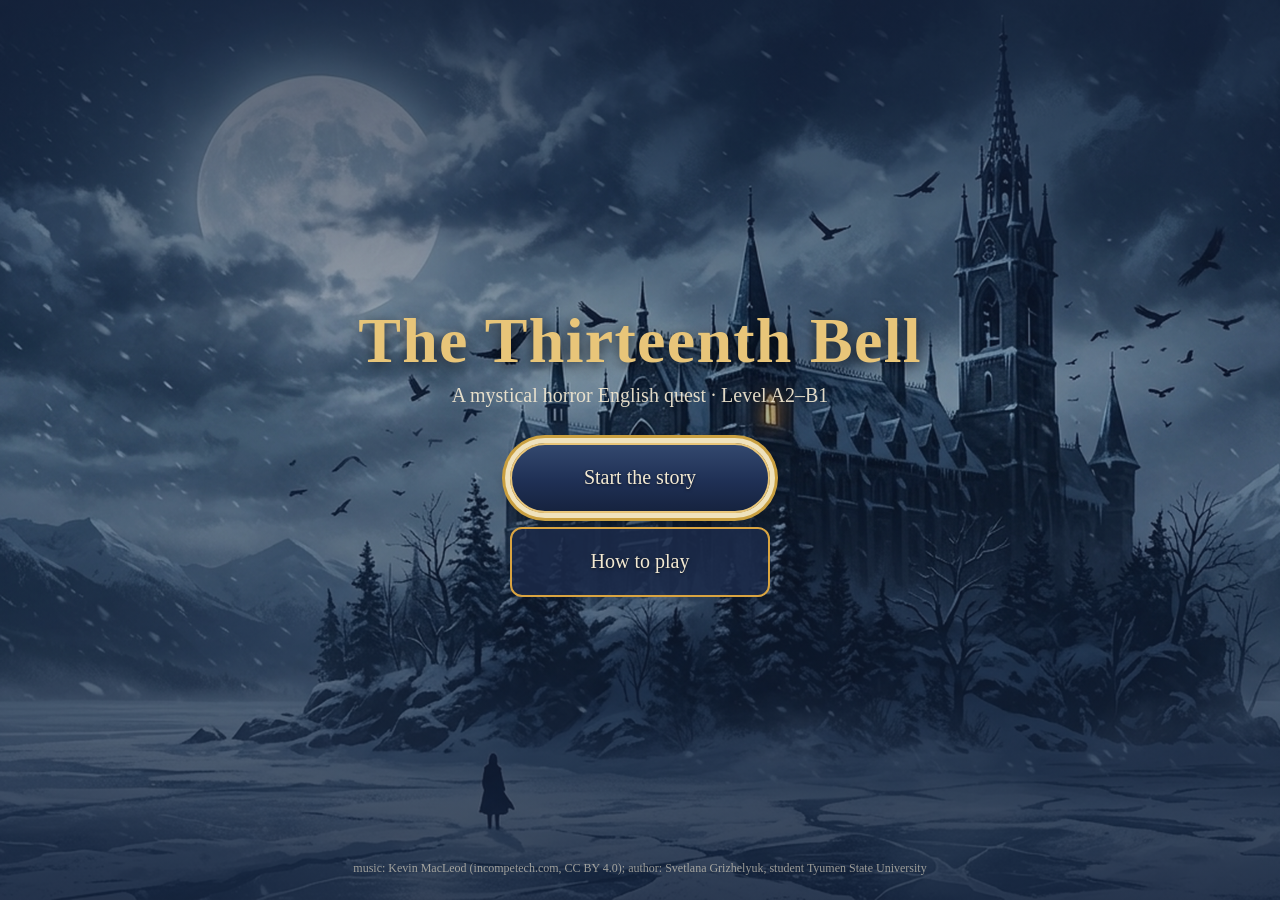
<file: index.html>
<!DOCTYPE html>
<html lang="en">
<head>
<meta charset="UTF-8">
<meta name="viewport" content="width=device-width, initial-scale=1.0">
<title>The Thirteenth Bell — mystical horror English quest</title>
<link rel="icon" href="assets/UI_logo_emblem.png">
<link rel="stylesheet" href="style.css?v=6">
</head>
<body>

<!-- ===== Title screen ===== -->
<section id="titleScreen" class="screen">
  <img class="bg-img" src="assets/SC_title.png" alt="">
  <div class="title-overlay">
    <h1>The Thirteenth Bell</h1>
    <p class="subtitle">A mystical horror English quest · Level A2–B1</p>
    <div class="title-buttons">
      <button id="btnStart" class="big-btn">Start the story</button>
      <button id="btnContinue" class="big-btn ghost" hidden>Continue</button>
      <button id="btnAbout" class="big-btn ghost">How to play</button>
    </div>
    <p class="credits">music: Kevin MacLeod (incompetech.com, CC BY 4.0); author: Svetlana Grizhelyuk, student Tyumen State University</p>
  </div>
</section>

<!-- ===== Game screen ===== -->
<section id="gameScreen" class="screen" hidden>
  <div id="bgLayer">
    <img id="bg" alt="">
    <div id="hotspots"></div>
  </div>
  <div id="sprites"></div>

  <header id="topbar">
    <button id="btnHome" class="icon-btn" title="Back to title">
      <svg viewBox="0 0 24 24" width="22" height="22"><path fill="currentColor" d="M12 3 2 12h3v8h6v-5h2v5h6v-8h3z"/></svg>
    </button>
    <div id="chapterLabel"></div>
    <div class="topbar-right">
      <button id="btnMusic" class="icon-btn" title="Music on/off">
        <svg viewBox="0 0 24 24" width="22" height="22"><path fill="currentColor" d="M12 3v10.55A4 4 0 1 0 14 17V7h4V3h-6z"/></svg>
      </button>
      <button id="btnNotebook" class="icon-btn" title="Detective notebook">
        <svg viewBox="0 0 24 24" width="22" height="22"><path fill="currentColor" d="M6 2h11a2 2 0 0 1 2 2v16a2 2 0 0 1-2 2H6a2 2 0 0 1-2-2V4a2 2 0 0 1 2-2zm1 3v2h8V5H7zm0 4v2h8V9H7zm0 4v2h5v-2H7z"/></svg>
      </button>
      <button id="btnWatsonTop" class="icon-btn img-btn" title="Ash's hint">
        <img src="assets/UI_ash_hint.png" alt="Hints">
      </button>
      <button id="btnLang" class="icon-btn img-btn" title="Show Russian translation">
        <img src="assets/UI_translate_button.png" alt="Translate">
      </button>
    </div>
  </header>

  <div id="chapterCard"></div>

  <div id="choices"></div>

  <div id="dialogue" hidden>
    <div id="nameplate" hidden></div>
    <p id="lineText" class="line"></p>
    <p id="lineRu" class="ru-line" hidden></p>
    <button id="btnNext" title="Next" hidden>&#9660;</button>
  </div>

  <div id="watsonPopup" class="modal" hidden>
    <div class="modal-card watson-card">
      <img src="assets/UI_ash_hint.png" alt="Ash">
      <div>
        <h3>Ash says</h3>
        <p id="watsonText"></p>
      </div>
      <button id="watsonClose" class="big-btn small">Got it</button>
    </div>
  </div>

  <div id="cluePopup" class="modal" hidden>
    <div class="modal-card watson-card clue-card">
      <img id="clueImg" alt="Clue">
      <div>
        <h3 id="clueTitle"></h3>
        <p id="clueText"></p>
        <p id="clueTextRu" class="ru-line" hidden></p>
      </div>
      <button id="clueClose" class="big-btn small">Continue</button>
    </div>
  </div>

  <div id="notebookPanel" class="side-panel" hidden>
    <div class="side-head">
      <h2>Detective Notebook</h2>
      <button id="notebookClose" class="big-btn small">Close</button>
    </div>
    <div id="notebookBody"></div>
  </div>

  <div id="taskPanel" class="modal" hidden>
    <div class="modal-card task-card">
      <h3 id="taskTitle"></h3>
      <p class="task-hint" id="taskHint"></p>
      <div id="taskBody"></div>
    </div>
  </div>

  <div id="toast" class="toast" hidden></div>
</section>

<!-- ===== End screen ===== -->
<section id="endScreen" class="screen" hidden>
  <img class="bg-img" src="assets/BG_causeway_dawn.png" alt="">
  <div class="end-overlay">
    <h1>The Long Night Is Over</h1>
    <p class="subtitle">You broke the debt and kept your voice.</p>
    <div id="endBadges" class="badges"></div>
    <div class="title-buttons">
      <button id="btnRestart" class="big-btn">Play again</button>
      <button id="btnEndTitle" class="big-btn ghost">Title screen</button>
    </div>
  </div>
</section>

<!-- About modal (title screen) -->
<div id="aboutModal" class="modal" hidden>
  <div class="modal-card">
    <h3>How to play</h3>
    <p>Read the dialogue and choose the best answer. If you make a mistake, Ash the cat nudges you and explains the rule — and you can try again.</p>
    <p>In clue scenes, move the magnifying glass over the picture and click on suspicious things.</p>
    <p>The notebook keeps your clues. The globe button shows the Russian translation of the current line.</p>
    <p class="ru">Читай диалоги и выбирай лучший ответ. Кот Эш подскажет правило — попробовать можно снова. В сценах поиска кликай по подозрительным местам. Блокнот хранит улики, кнопка с глобусом — перевод.</p>
    <button id="btnAboutClose" class="big-btn small">Got it</button>
  </div>
</div>

<script src="js/story.js?v=8"></script>
<script src="js/app.js?v=8"></script>
</body>
</html>
</file>
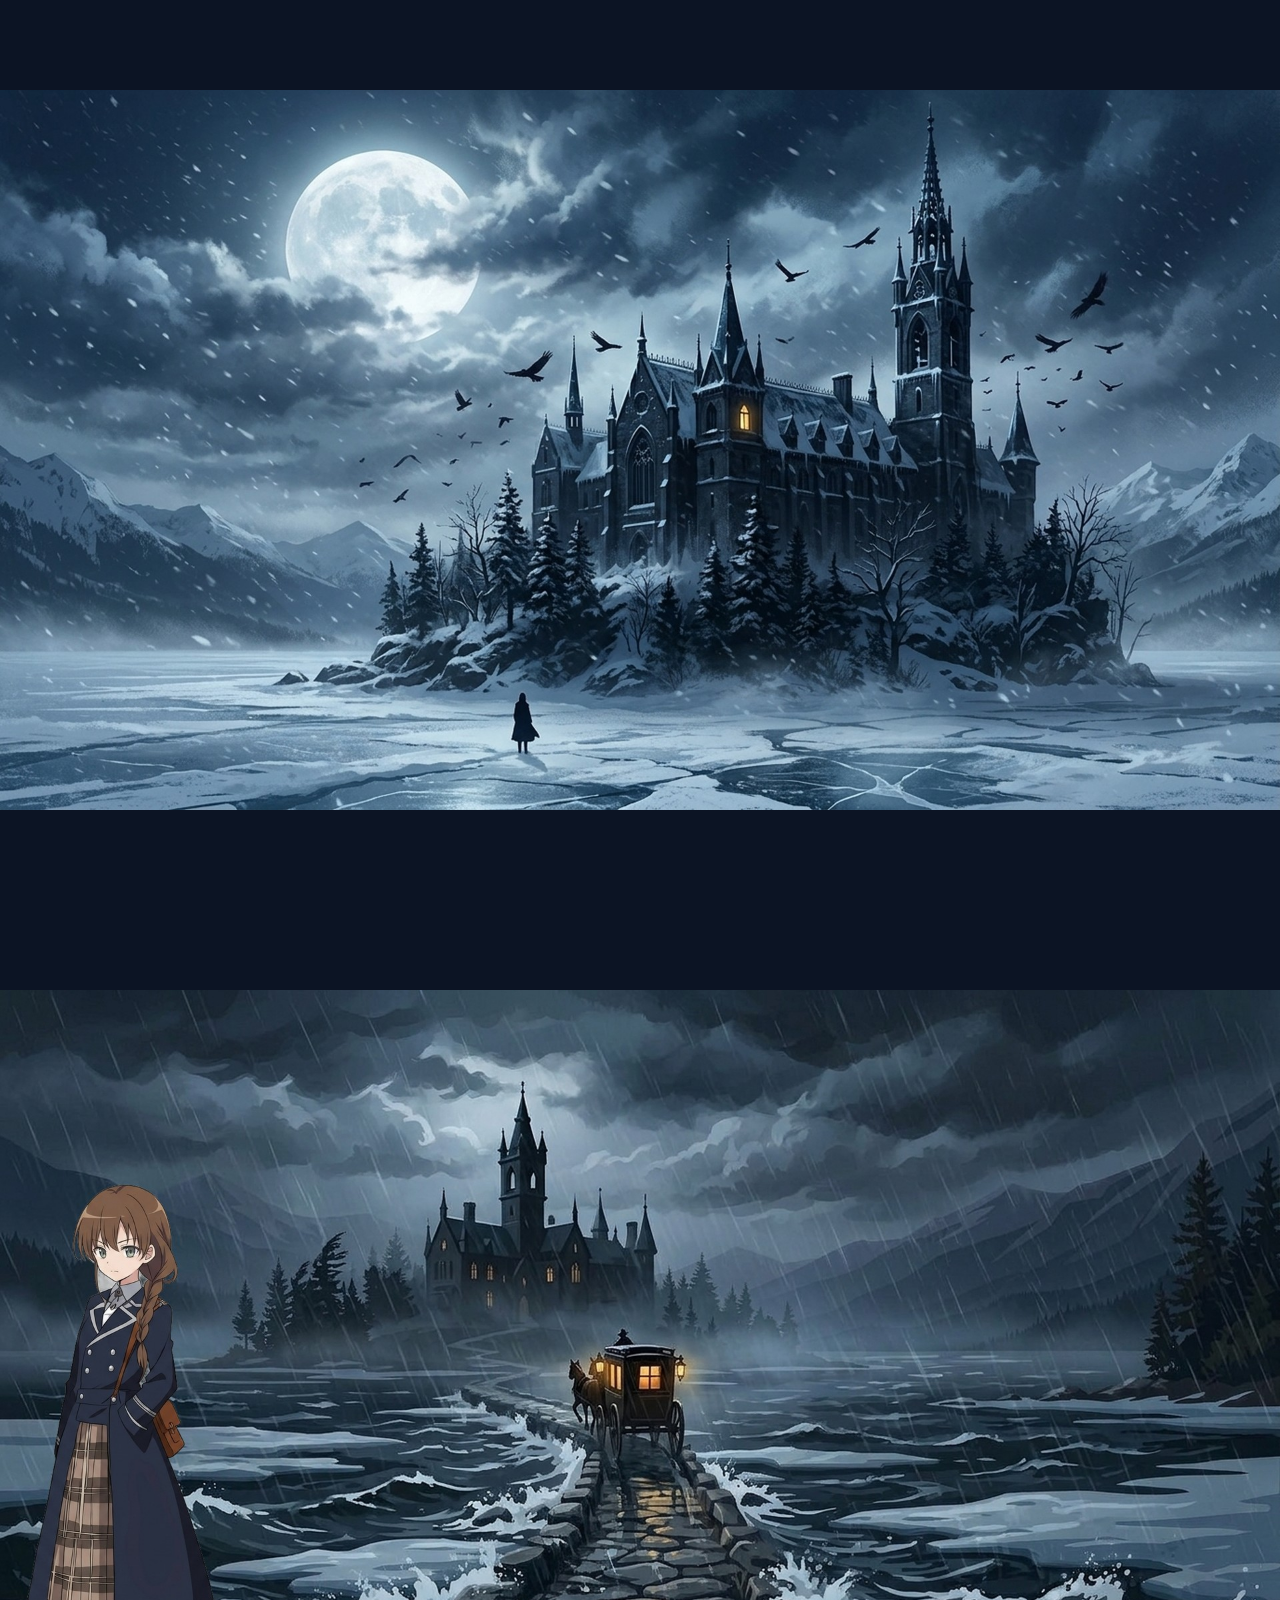
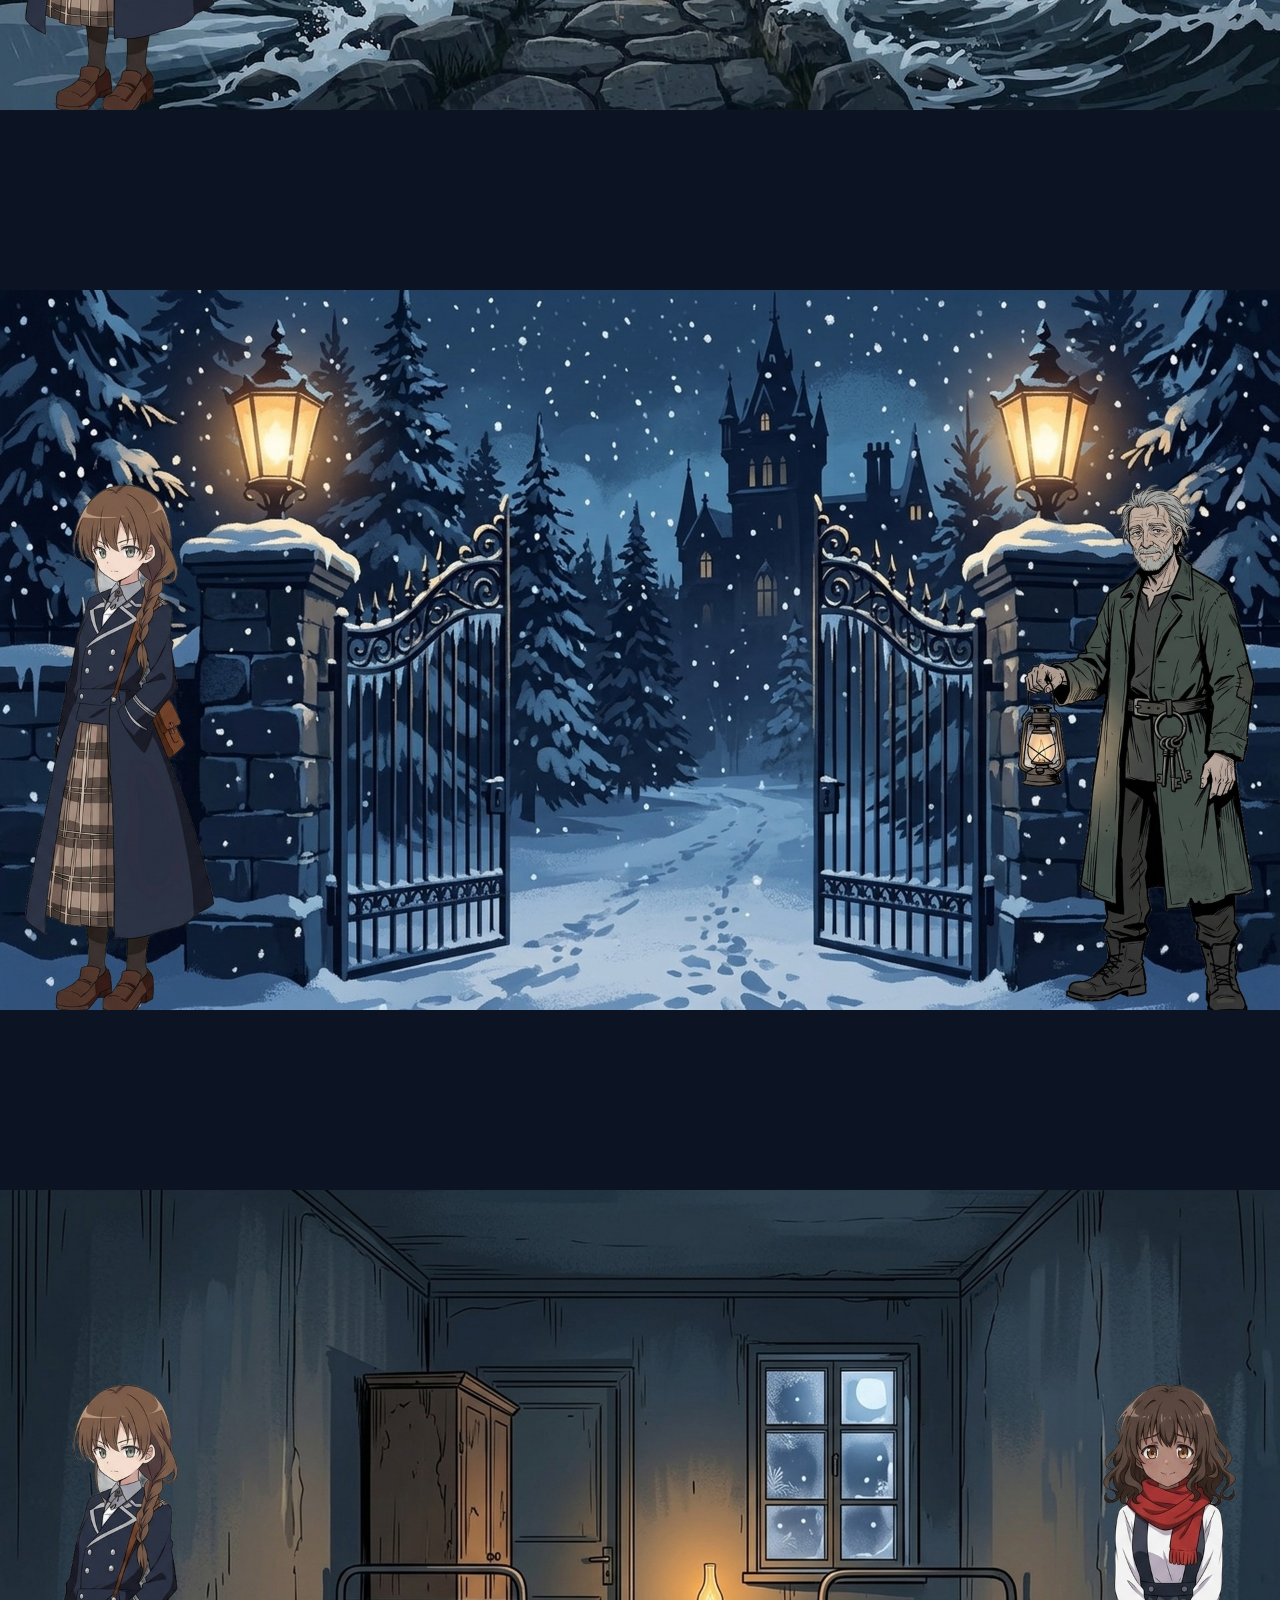
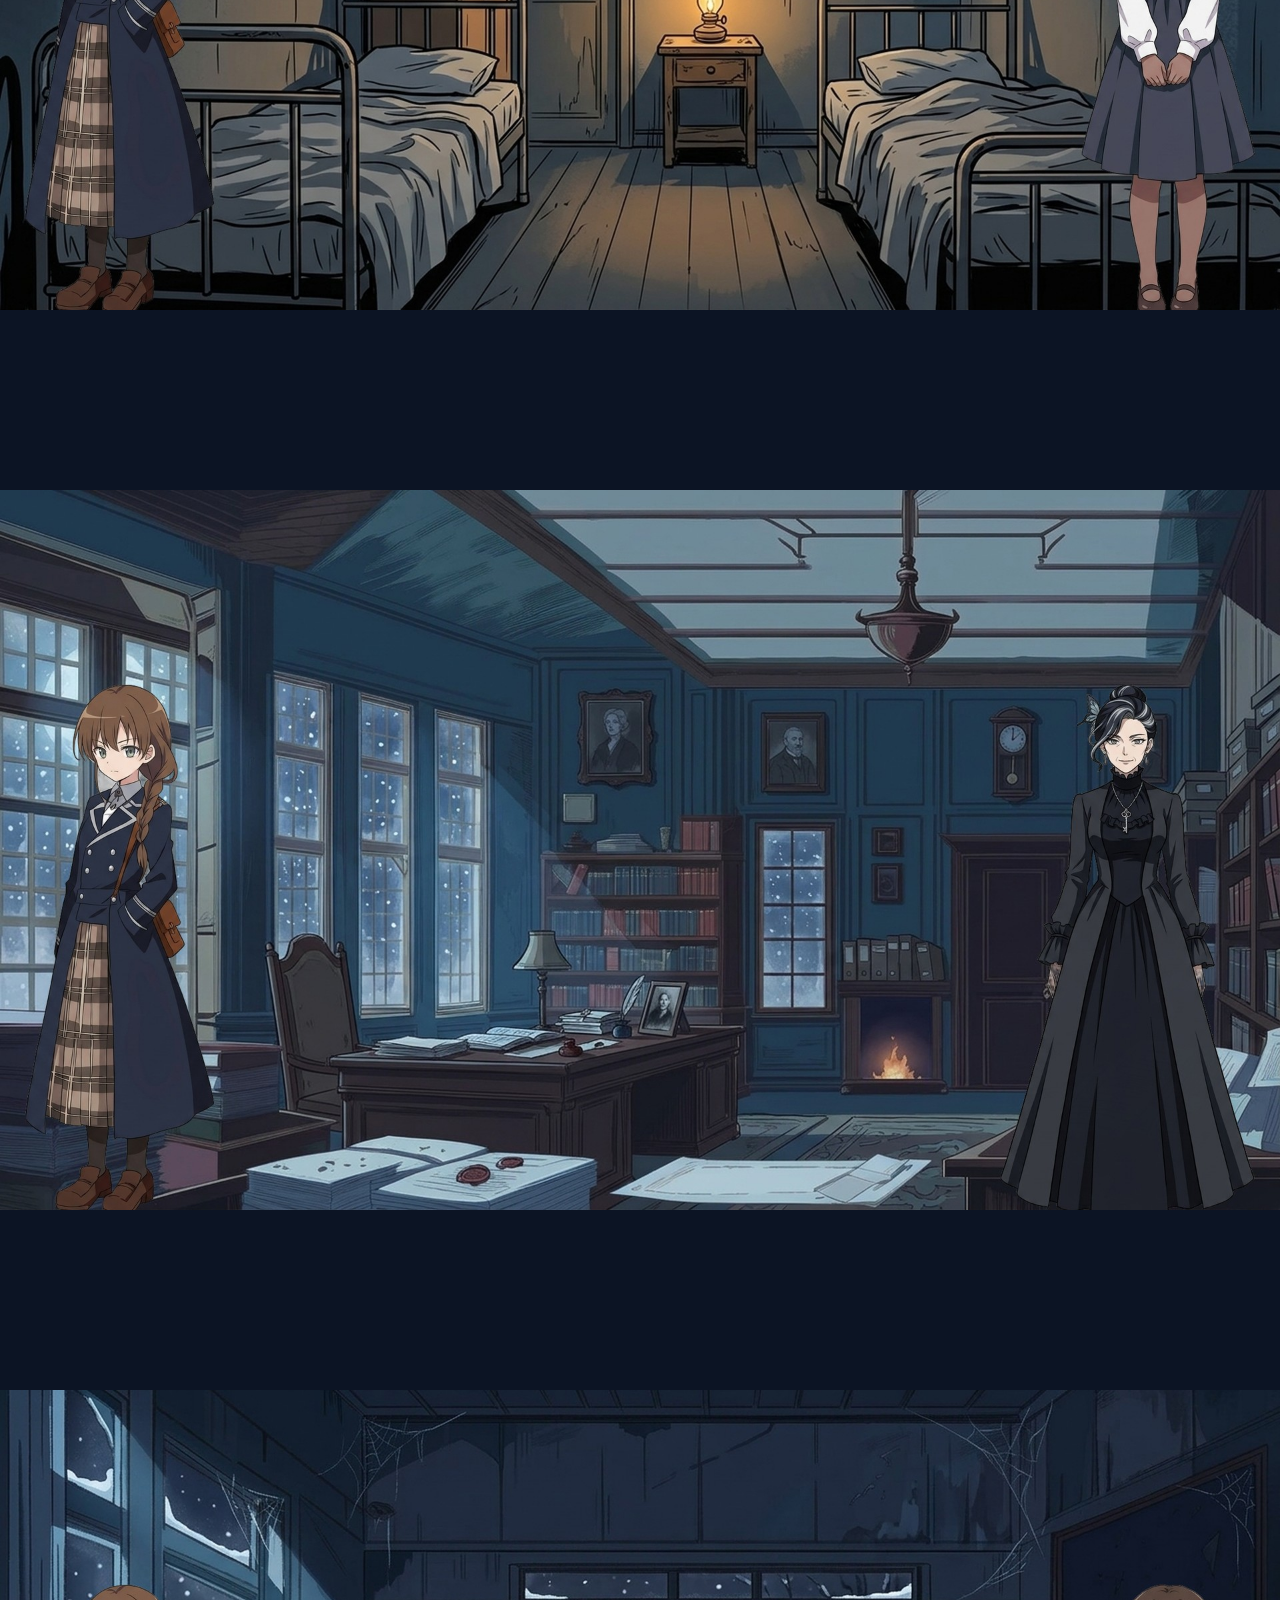
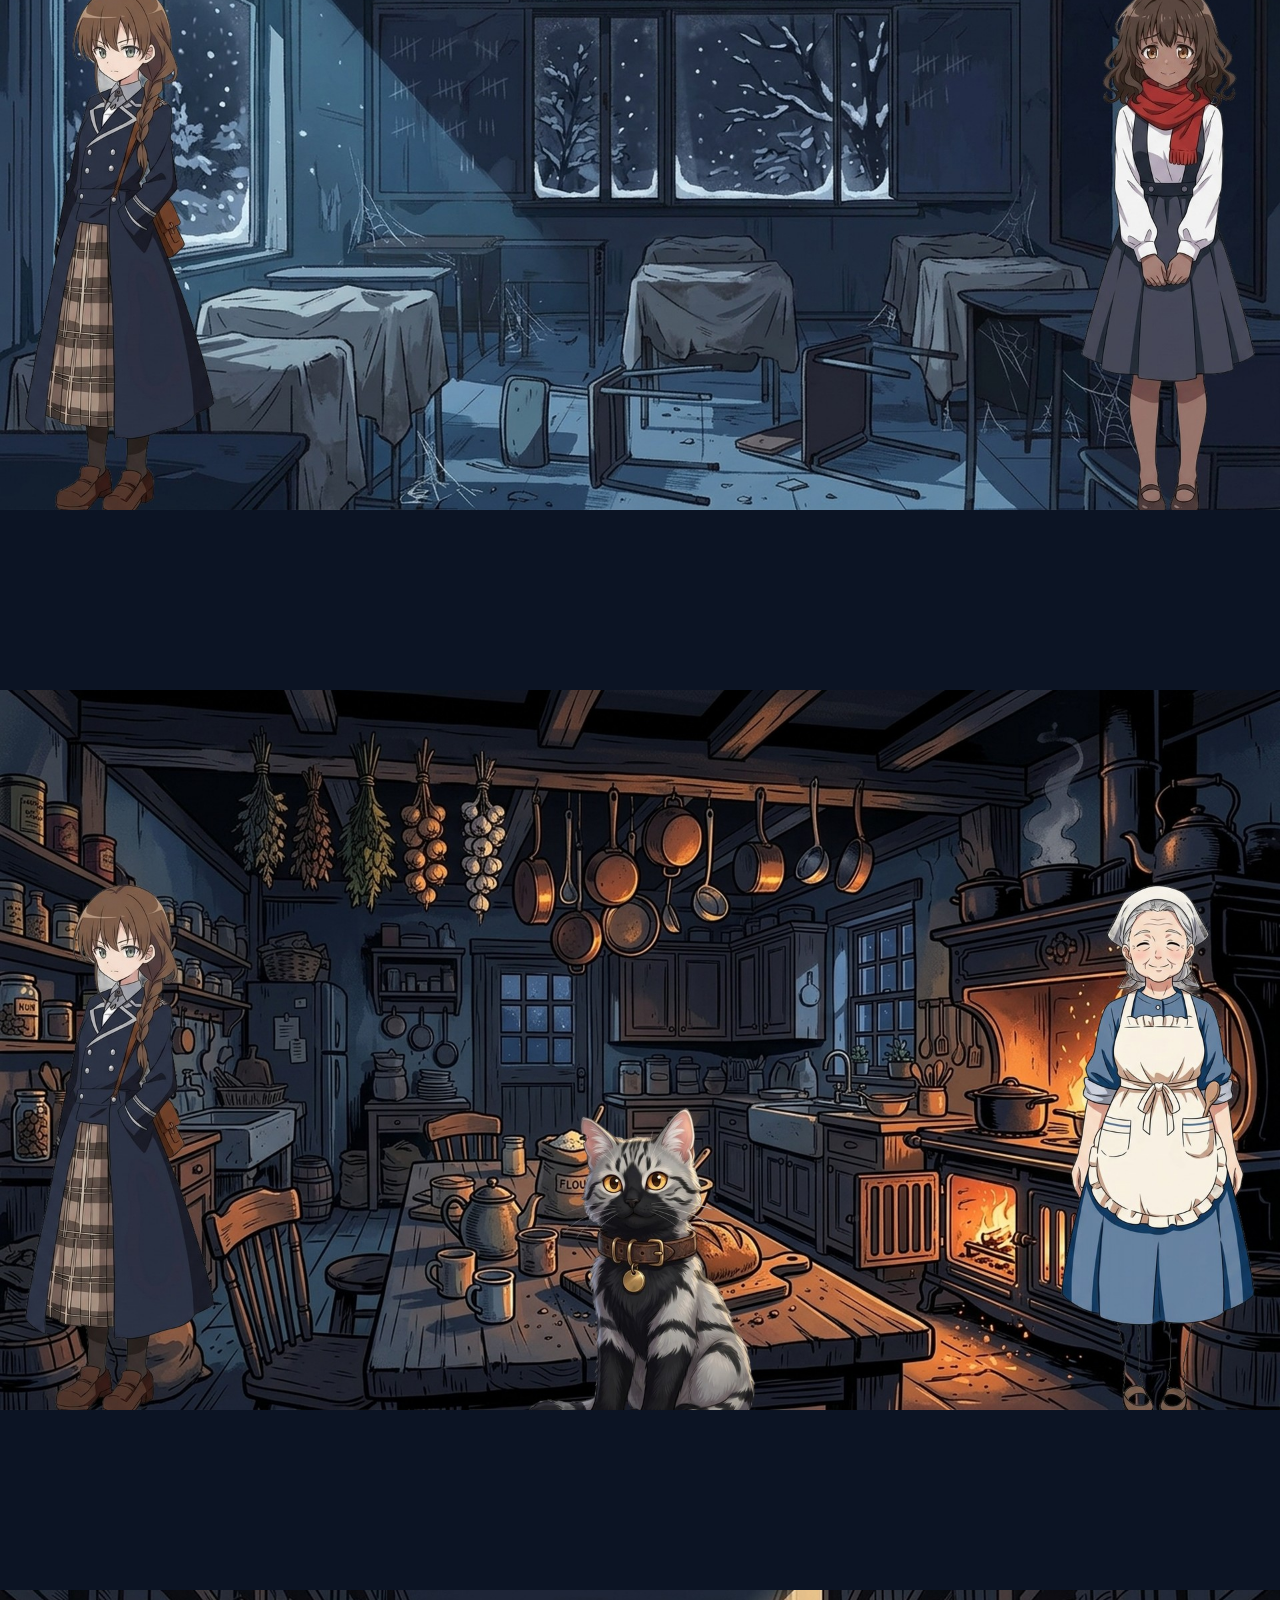
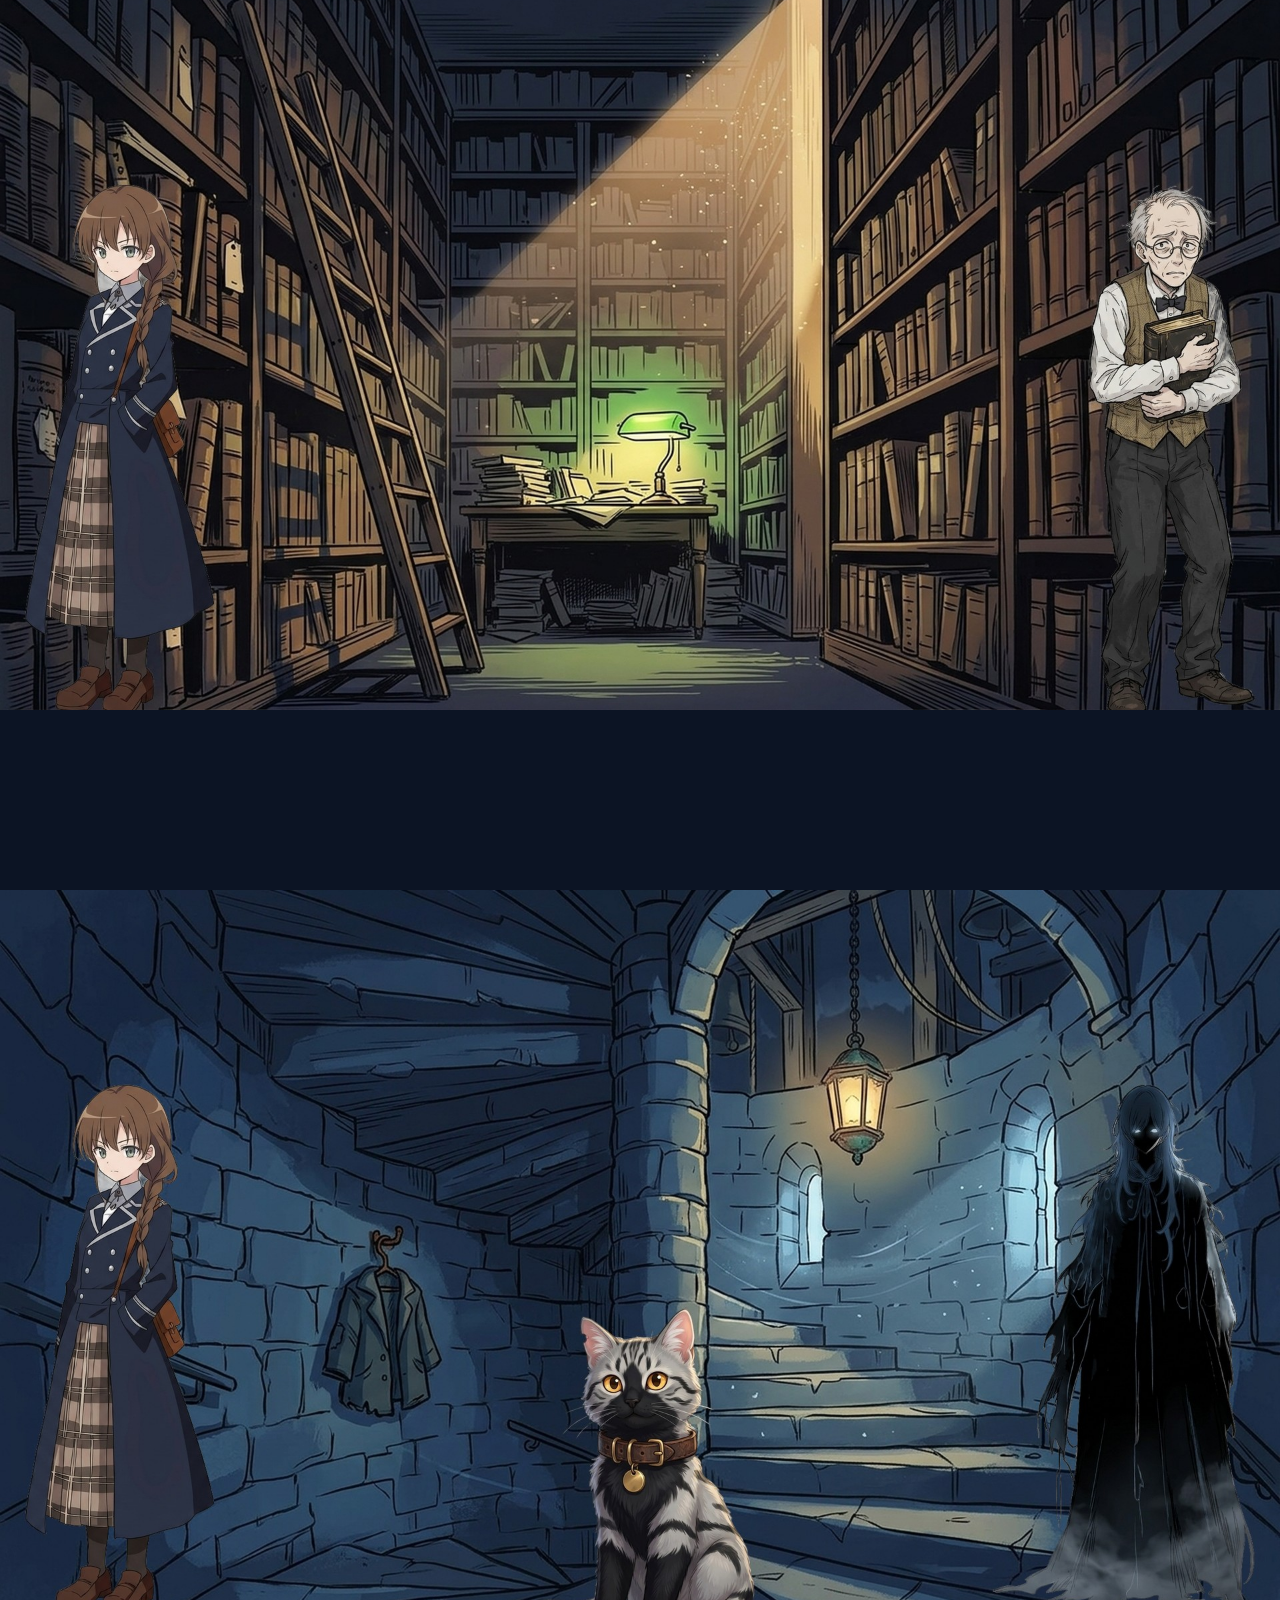
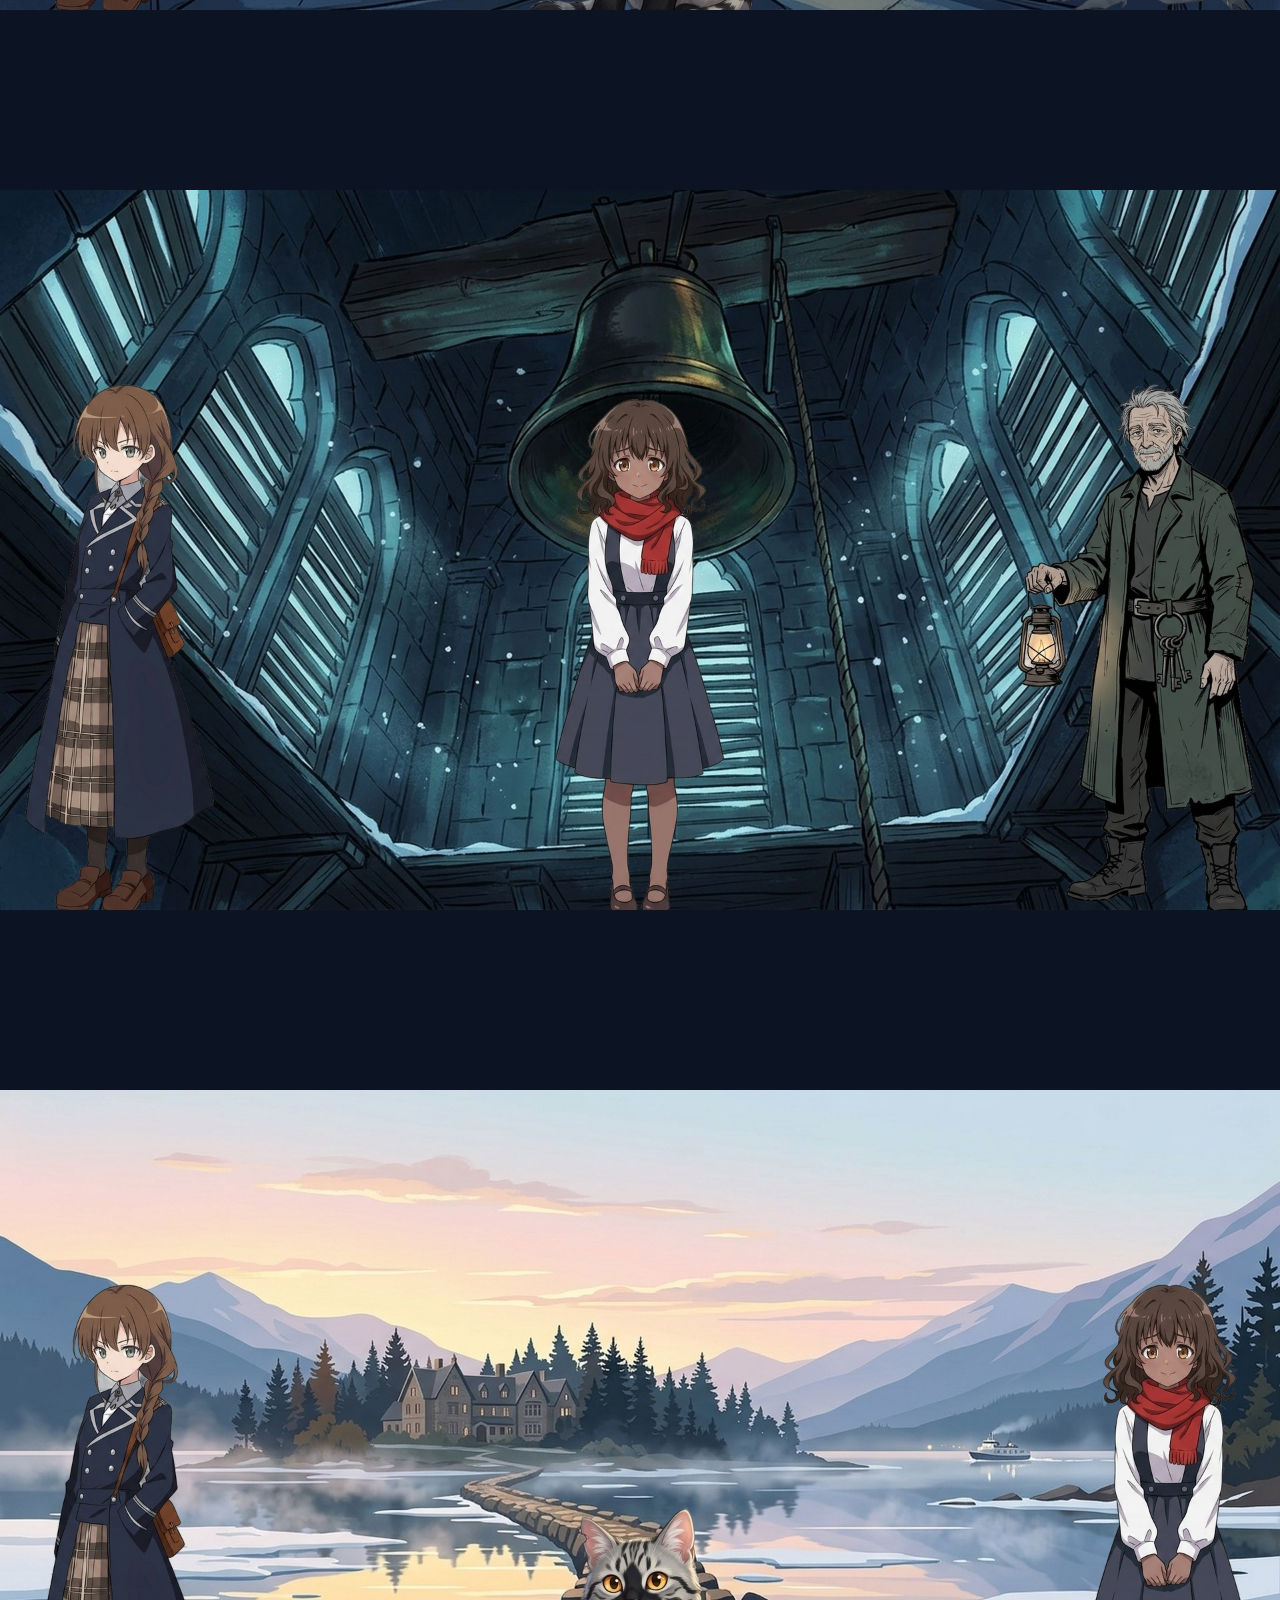
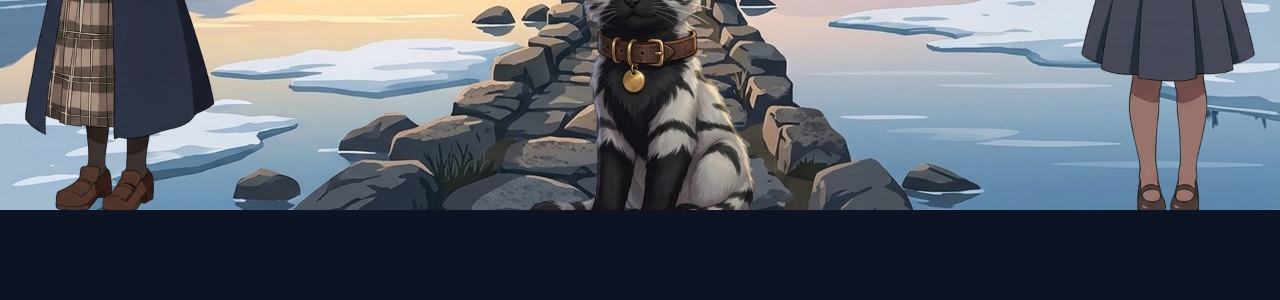
<file: story/index.html>
<!DOCTYPE html>
<html lang="en">
<head>
<meta charset="UTF-8">
<meta name="viewport" content="width=device-width, initial-scale=1.0">
<title>The Thirteenth Bell — Digital Story</title>
<style>
  * { margin: 0; padding: 0; box-sizing: border-box; }
  html { scroll-snap-type: y mandatory; background: #0c1424; }
  body { background: #0c1424; }
  .frame {
    min-height: 100vh;
    scroll-snap-align: start;
    display: flex;
    align-items: center;
    justify-content: center;
    overflow: hidden;
  }
  .frame img {
    width: 100vw;
    height: 100vh;
    object-fit: contain;
    display: block;
  }
  #progress {
    position: fixed;
    top: 0; left: 0;
    height: 3px; width: 0;
    background: linear-gradient(90deg, #d9a441, #e8c579);
    z-index: 10;
  }
</style>
</head>
<body>
<div id="progress"></div>
<div class="frame"><img src="01_title.jpg" alt=""></div>
<div class="frame"><img src="02_prologue.jpg" alt=""></div>
<div class="frame"><img src="03_ch1_gate.jpg" alt=""></div>
<div class="frame"><img src="04_ch2_room13.jpg" alt=""></div>
<div class="frame"><img src="05_ch3_office.jpg" alt=""></div>
<div class="frame"><img src="06_ch4_eastwing.jpg" alt=""></div>
<div class="frame"><img src="07_ch5_kitchen.jpg" alt=""></div>
<div class="frame"><img src="08_ch6_archive.jpg" alt=""></div>
<div class="frame"><img src="09_ch7_tower.jpg" alt=""></div>
<div class="frame"><img src="10_ch8_bell.jpg" alt=""></div>
<div class="frame"><img src="11_epilogue.jpg" alt=""></div>
<script>
  var bar = document.getElementById("progress");
  window.addEventListener("scroll", function () {
    var m = document.documentElement;
    var max = m.scrollHeight - m.clientHeight;
    bar.style.width = (max > 0 ? (m.scrollTop / max) * 100 : 0) + "%";
  }, { passive: true });
</script>
</body>
</html>
</file>
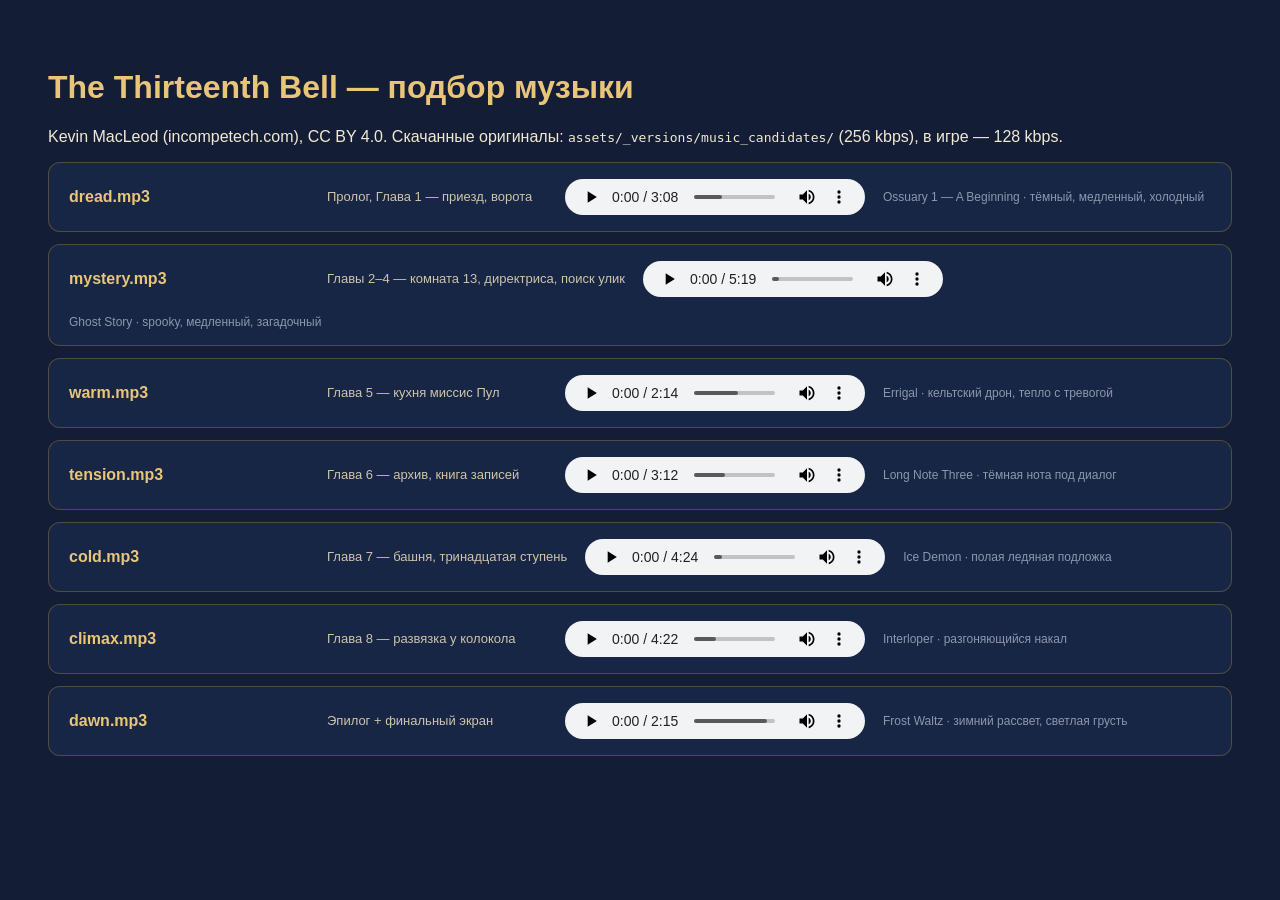
<file: _music.html>
<!DOCTYPE html>
<html lang="ru">
<head>
<meta charset="UTF-8">
<title>The Thirteenth Bell — прослушивание музыки</title>
<style>
  body { background: #131e36; color: #f3e9d2; font-family: "Segoe UI", Arial, sans-serif; padding: 40px; }
  h1 { color: #e8c579; }
  .track { background: rgba(27,42,74,.7); border: 1px solid rgba(217,164,65,.3); border-radius: 12px;
           padding: 16px 20px; margin: 12px 0; display: flex; align-items: center; gap: 18px; flex-wrap: wrap; }
  .track b { color: #e8c579; min-width: 240px; }
  .track .sc { font-size: 13px; color: #cfc4aa; min-width: 220px; }
  .track .fe { font-size: 12px; color: #8d97ad; }
  audio { height: 36px; }
</style>
</head>
<body>
<h1>The Thirteenth Bell — подбор музыки</h1>
<p>Kevin MacLeod (incompetech.com), CC BY 4.0. Скачанные оригиналы: <code>assets/_versions/music_candidates/</code> (256 kbps), в игре — 128 kbps.</p>
<div class="track"><b>dread.mp3</b><span class="sc">Пролог, Глава 1 — приезд, ворота</span><audio controls loop src="assets/music/dread.mp3"></audio><span class="fe">Ossuary 1 — A Beginning · тёмный, медленный, холодный</span></div>
<div class="track"><b>mystery.mp3</b><span class="sc">Главы 2–4 — комната 13, директриса, поиск улик</span><audio controls loop src="assets/music/mystery.mp3"></audio><span class="fe">Ghost Story · spooky, медленный, загадочный</span></div>
<div class="track"><b>warm.mp3</b><span class="sc">Глава 5 — кухня миссис Пул</span><audio controls loop src="assets/music/warm.mp3"></audio><span class="fe">Errigal · кельтский дрон, тепло с тревогой</span></div>
<div class="track"><b>tension.mp3</b><span class="sc">Глава 6 — архив, книга записей</span><audio controls loop src="assets/music/tension.mp3"></audio><span class="fe">Long Note Three · тёмная нота под диалог</span></div>
<div class="track"><b>cold.mp3</b><span class="sc">Глава 7 — башня, тринадцатая ступень</span><audio controls loop src="assets/music/cold.mp3"></audio><span class="fe">Ice Demon · полая ледяная подложка</span></div>
<div class="track"><b>climax.mp3</b><span class="sc">Глава 8 — развязка у колокола</span><audio controls loop src="assets/music/climax.mp3"></audio><span class="fe">Interloper · разгоняющийся накал</span></div>
<div class="track"><b>dawn.mp3</b><span class="sc">Эпилог + финальный экран</span><audio controls loop src="assets/music/dawn.mp3"></audio><span class="fe">Frost Waltz · зимний рассвет, светлая грусть</span></div>
</body>
</html>
</file>
<file: style.css>
:root {
  --navy: #1b2a4a;
  --navy-dark: #131e36;
  --gold: #d9a441;
  --gold-soft: #e8c579;
  --cream: #f3e9d2;
  --red: #a63a3a;
  --ink: #2b2118;
  --ok: #3f8f5a;
  --bad: #b4453c;
}

* { box-sizing: border-box; }

[hidden] { display: none !important; }

html, body {
  margin: 0;
  padding: 0;
  height: 100%;
  background: var(--navy-dark);
  font-family: Georgia, "Times New Roman", serif;
  color: var(--cream);
  overflow: hidden;
}

.screen {
  position: fixed;
  inset: 0;
  overflow: hidden;
}

.bg-img {
  position: absolute;
  inset: 0;
  width: 100%;
  height: 100%;
  object-fit: cover;
}

#bgLayer {
  position: absolute;
  inset: 0;
}

#bg {
  position: absolute;
  inset: 0;
  width: 100%;
  height: 100%;
  object-fit: cover;
}

/* ---------------- title screen ---------------- */

.title-overlay {
  position: absolute;
  inset: 0;
  display: flex;
  flex-direction: column;
  align-items: center;
  justify-content: center;
  text-align: center;
  background: linear-gradient(to bottom, rgba(19, 30, 54, 0.72), rgba(19, 30, 54, 0.35) 45%, rgba(19, 30, 54, 0.82));
  padding: 4vh 4vw;
}

.title-overlay h1 {
  font-size: clamp(28px, 5vw, 64px);
  color: var(--gold-soft);
  margin: 0 0 6px;
  text-shadow: 0 3px 14px rgba(0, 0, 0, 0.65);
  letter-spacing: 0.02em;
}

.subtitle {
  font-size: clamp(14px, 1.6vw, 20px);
  color: var(--cream);
  opacity: 0.92;
  margin: 0 0 4vh;
}

.title-buttons {
  display: flex;
  flex-direction: column;
  gap: 14px;
  align-items: center;
}

.credits {
  position: absolute;
  bottom: 12px;
  font-size: 12px;
  opacity: 0.6;
}

/* ---------------- buttons ---------------- */

.big-btn {
  font-family: inherit;
  font-size: clamp(16px, 1.6vw, 20px);
  color: var(--cream);
  text-shadow: 0 1px 3px rgba(0, 0, 0, 0.55);
  background: linear-gradient(180deg, #33486e 0%, #1f3055 55%, #16233f 100%);
  border: 2.5px solid var(--gold-soft);
  border-radius: 999px;
  box-shadow: 0 0 0 5px #efe2bd, 0 0 0 8px #caa040, 0 6px 16px rgba(0, 0, 0, 0.45);
  cursor: pointer;
  min-width: 260px;
  min-height: 70px;
  padding: 10px 60px;
  display: inline-flex;
  align-items: center;
  justify-content: center;
  transition: transform 0.12s ease, filter 0.12s ease;
}

.big-btn.ghost {
  color: var(--cream);
  background: rgba(27, 42, 74, 0.82);
  border: 2px solid var(--gold);
  border-radius: 12px;
  box-shadow: none;
  padding: 14px 40px;
}

.big-btn.small { padding: 8px 26px; min-width: 120px; min-height: 46px; font-size: 15px; }

.big-btn:hover { transform: translateY(-2px) scale(1.02); filter: brightness(1.06); }

.icon-btn {
  width: 46px;
  height: 46px;
  border-radius: 50%;
  border: 2px solid var(--gold);
  background: rgba(19, 30, 54, 0.85);
  color: var(--gold-soft);
  cursor: pointer;
  display: flex;
  align-items: center;
  justify-content: center;
  overflow: hidden;
  padding: 0;
  transition: transform 0.12s ease;
}

.icon-btn:hover { transform: scale(1.08); }

.icon-btn.on { box-shadow: 0 0 0 3px rgba(217, 164, 65, 0.55); }
.icon-btn.off { opacity: 0.35; }

.img-btn img {
  width: 100%;
  height: 100%;
  object-fit: cover;
  border-radius: 50%;
}

/* ---------------- topbar ---------------- */

#topbar {
  position: absolute;
  top: 10px;
  left: 12px;
  right: 12px;
  display: flex;
  align-items: center;
  gap: 12px;
  z-index: 30;
}

#chapterLabel {
  background: rgba(19, 30, 54, 0.8);
  border: 1px solid rgba(217, 164, 65, 0.6);
  border-radius: 10px;
  padding: 8px 16px;
  font-size: clamp(12px, 1.3vw, 16px);
  color: var(--gold-soft);
  letter-spacing: 0.04em;
}

.topbar-right {
  margin-left: auto;
  display: flex;
  gap: 10px;
}

/* ---------------- chapter card ---------------- */

#chapterCard {
  position: absolute;
  top: 50%;
  left: 50%;
  transform: translate(-50%, -50%) scale(0.94);
  font-size: clamp(24px, 3.4vw, 48px);
  color: var(--gold-soft);
  background: rgba(19, 30, 54, 0.85);
  border: 2px solid var(--gold);
  border-radius: 16px;
  padding: 22px 46px;
  opacity: 0;
  pointer-events: none;
  z-index: 40;
  text-shadow: 0 2px 10px rgba(0, 0, 0, 0.7);
  transition: opacity 0.45s ease, transform 0.45s ease;
  text-align: center;
}

#chapterCard.show {
  opacity: 1;
  transform: translate(-50%, -50%) scale(1);
}

#chapterCard .cc-obj {
  margin-top: 12px;
  font-size: clamp(14px, 1.5vw, 20px);
  color: #cfc4aa;
  font-style: italic;
  line-height: 1.45;
  max-width: 64ch;
}

/* ---------------- sprites ---------------- */

#sprites {
  position: absolute;
  inset: 0;
  pointer-events: none;
  z-index: 10;
}

.sprite {
  position: absolute;
  bottom: calc(-1 * (var(--bg-overflow, 0px) + 0.6vh));
  height: var(--sprite-h, 74vh);
  filter: drop-shadow(0 8px 24px rgba(0, 0, 0, 0.45));
}

.sprite-left { left: 2vw; }
.sprite-right { right: 2vw; }
.sprite-center { left: 50%; transform: translateX(-50%); height: 46vh; bottom: 4vh; }
.sprite[data-id="CH_june"].sprite-center { height: 72vh; bottom: calc(-1 * (var(--bg-overflow, 0px) + 0.6vh)); }

.sprite[data-id="CH_alex"] { --sprite-h: 71vh; }
.sprite[data-id="CH_emma"] { --sprite-h: 68vh; }
.sprite[data-id="CH_tim"] { --sprite-h: 75vh; }
.sprite[data-id="CH_grant"] { --sprite-h: 66vh; }
.sprite[data-id="CH_wilkinson"] { --sprite-h: 76vh; }
.sprite[data-id="CH_antonio"] { --sprite-h: 73vh; }

/* ---------------- dialogue ---------------- */

#dialogue {
  position: absolute;
  left: 50%;
  bottom: 18px;
  transform: translateX(-50%);
  width: min(94vw, 1080px);
  min-height: 168px;
  background: url("assets/UI_dialogue_frame.png") center / 100% 100% no-repeat;
  padding: 34px 58px 30px;
  z-index: 25;
}

#nameplate {
  position: absolute;
  top: -26px;
  left: 42px;
  background: url("assets/UI_name_plate.png") center / 100% 100% no-repeat;
  color: var(--gold-soft);
  padding: 8px 54px;
  font-size: clamp(15px, 1.5vw, 20px);
  letter-spacing: 0.06em;
  min-width: 190px;
  text-align: center;
}

#lineText {
  margin: 0;
  color: var(--ink);
  font-size: clamp(16px, 1.7vw, 23px);
  line-height: 1.5;
}

#lineText.narration { font-style: italic; color: #57493a; }

.ru-line {
  margin: 10px 0 0;
  color: #6d5c46;
  font-size: clamp(13px, 1.35vw, 17px);
  font-style: italic;
  border-top: 1px dashed rgba(109, 92, 70, 0.4);
  padding-top: 8px;
}

#btnNext {
  position: absolute;
  right: 34px;
  bottom: 22px;
  width: 44px;
  height: 44px;
  border-radius: 50%;
  border: 2px solid var(--gold);
  background: rgba(27, 42, 74, 0.9);
  color: var(--gold-soft);
  font-size: 18px;
  cursor: pointer;
  animation: pulse 1.4s infinite;
}

@keyframes pulse {
  0%, 100% { transform: translateY(0); }
  50% { transform: translateY(3px); }
}

/* ---------------- choices ---------------- */

#choices {
  position: absolute;
  left: 50%;
  bottom: 216px;
  transform: translateX(-50%);
  width: min(78vw, 840px);
  display: flex;
  flex-direction: column;
  gap: 10px;
  z-index: 26;
}

.choice-btn {
  font-family: inherit;
  font-size: clamp(15px, 1.55vw, 19px);
  color: var(--cream);
  text-shadow: 0 1px 3px rgba(0, 0, 0, 0.55);
  background: linear-gradient(180deg, #33486e 0%, #1f3055 55%, #16233f 100%);
  border: 2.5px solid var(--gold-soft);
  border-radius: 999px;
  box-shadow: 0 0 0 5px #efe2bd, 0 0 0 8px #caa040, 0 6px 16px rgba(0, 0, 0, 0.45);
  cursor: pointer;
  min-height: 60px;
  padding: 9px 46px;
  display: flex;
  flex-direction: column;
  align-items: center;
  justify-content: center;
  gap: 2px;
  transition: transform 0.1s ease, filter 0.1s ease;
}

.choice-btn:hover { transform: scale(1.015); filter: brightness(1.1); }

.choice-ru {
  display: block;
  font-size: 0.78em;
  line-height: 1.2;
  color: #cfc2a0;
  font-style: italic;
}

/* ---------------- hotspots ---------------- */

#hotspots {
  position: absolute;
  inset: 0;
}

#hotspots.searching {
  cursor: url("assets/UI_magnifier_cursor32.png") 12 11, zoom-in;
}

.hotspot {
  position: absolute;
  border: 2px dashed transparent;
  border-radius: 10px;
  transition: border-color 0.15s ease, background 0.15s ease;
}

.hotspot:hover { border-color: rgba(217, 164, 65, 0.85); background: rgba(217, 164, 65, 0.12); }

.hotspot.clue:hover { border-color: var(--gold-soft); }

.hotspot.found {
  border-color: rgba(63, 143, 90, 0.9);
  border-style: solid;
  background: rgba(63, 143, 90, 0.12);
  cursor: default;
}

.found-icon {
  width: 100%;
  height: 100%;
  object-fit: contain;
  filter: drop-shadow(0 4px 10px rgba(0, 0, 0, 0.5));
  animation: pop 0.35s ease;
}

@keyframes pop {
  from { transform: scale(0.4); opacity: 0; }
  to { transform: scale(1); opacity: 1; }
}

/* ---------------- modals / panels ---------------- */

.modal {
  position: fixed;
  inset: 0;
  background: rgba(10, 16, 30, 0.55);
  display: flex;
  align-items: center;
  justify-content: center;
  z-index: 60;
  padding: 20px;
}

#watsonPopup { z-index: 90; }

.modal-card {
  background: linear-gradient(160deg, rgba(27, 42, 74, 0.97), rgba(19, 30, 54, 0.97));
  border: 2px solid var(--gold);
  border-radius: 18px;
  padding: 28px 34px;
  max-width: 640px;
  width: 100%;
  max-height: 86vh;
  overflow-y: auto;
  text-align: center;
  box-shadow: 0 18px 60px rgba(0, 0, 0, 0.6);
}

.modal-card h3 { color: var(--gold-soft); margin-top: 0; font-size: 22px; }

.modal-card p { line-height: 1.55; font-size: 16px; }

.modal-card p.ru { color: #c8bda6; font-size: 14px; font-style: italic; }

.watson-card {
  display: grid;
  grid-template-columns: 120px 1fr;
  gap: 18px;
  text-align: left;
  align-items: center;
}

.watson-card img { width: 120px; border-radius: 50%; border: 3px solid var(--gold); }

.watson-card button { grid-column: 1 / -1; justify-self: center; }

#cluePopup { z-index: 80; }

.clue-card { grid-template-columns: 170px 1fr; }

.clue-card img {
  width: 170px;
  max-height: 40vh;
  border-radius: 14px;
  object-fit: contain;
  background: rgba(0, 0, 0, 0.25);
}

.clue-card h3 { margin-bottom: 6px; }

.clue-card .ru-line { margin: 8px 0 0; color: #c8bda6; font-size: 14px; font-style: italic; }

.task-card { text-align: center; max-width: 720px; }

.task-hint { color: #c8bda6; font-size: 14px; font-style: italic; margin-top: 0; }

.task-q { font-size: 19px; color: var(--cream); }

.tf-row {
  display: flex;
  align-items: center;
  justify-content: space-between;
  gap: 14px;
  border-bottom: 1px dashed rgba(217, 164, 65, 0.3);
  padding: 10px 0;
  text-align: left;
}

.tf-row p { margin: 0; font-size: 16px; }

.tf-btns { display: flex; gap: 8px; flex: none; }

.mini-btn {
  font-family: inherit;
  font-size: 15px;
  color: var(--cream);
  background: rgba(19, 30, 54, 0.9);
  border: 1.5px solid var(--gold);
  border-radius: 10px;
  padding: 8px 18px;
  cursor: pointer;
  transition: transform 0.1s ease, background 0.15s ease;
}

.mini-btn:hover { transform: translateY(-1px); background: rgba(27, 42, 74, 0.95); }

.mini-btn.wide { display: block; width: 100%; margin: 8px 0; text-align: left; }

.mini-btn.check { text-align: center; background: rgba(217, 164, 65, 0.92); color: var(--ink); font-weight: bold; margin-top: 14px; }

.mini-btn.ok { border-color: var(--ok); background: rgba(63, 143, 90, 0.35); }

.mini-btn.bad { border-color: var(--bad); background: rgba(180, 69, 60, 0.35); }

.mini-btn.picked { border-color: var(--gold-soft); background: rgba(217, 164, 65, 0.28); }

.order-built, .order-pool {
  display: flex;
  flex-wrap: wrap;
  gap: 8px;
  justify-content: center;
  min-height: 52px;
  padding: 10px;
  border: 1.5px dashed rgba(217, 164, 65, 0.45);
  border-radius: 12px;
  margin-bottom: 10px;
}

.chip {
  font-family: inherit;
  font-size: 15px;
  color: var(--ink);
  background: var(--cream);
  border: none;
  border-radius: 9px;
  padding: 8px 14px;
  cursor: pointer;
}

.chip.built { background: var(--gold-soft); }

.vocab-list { text-align: left; }

.vocab-row {
  display: flex;
  justify-content: space-between;
  border-bottom: 1px dashed rgba(217, 164, 65, 0.3);
  padding: 8px 4px;
  font-size: 17px;
}

.vocab-ru { color: #c8bda6; font-style: italic; }

/* ---------------- notebook side panel ---------------- */

.side-panel {
  position: fixed;
  top: 0;
  right: 0;
  bottom: 0;
  width: min(480px, 92vw);
  background: linear-gradient(160deg, rgba(27, 42, 74, 0.98), rgba(19, 30, 54, 0.98));
  border-left: 2px solid var(--gold);
  z-index: 70;
  padding: 18px 22px;
  overflow-y: auto;
}

.side-head {
  display: flex;
  align-items: center;
  justify-content: space-between;
  margin-bottom: 10px;
}

.side-head h2 { color: var(--gold-soft); font-size: 22px; margin: 0; }

.side-panel h3 { color: var(--gold-soft); margin: 18px 0 8px; }

.clue-row {
  display: flex;
  gap: 14px;
  align-items: center;
  border-bottom: 1px dashed rgba(217, 164, 65, 0.3);
  padding: 10px 0;
}

.clue-row img {
  width: 58px;
  height: 58px;
  object-fit: contain;
  background: rgba(243, 233, 210, 0.08);
  border-radius: 10px;
  flex: none;
}

.clue-row small { color: #a89a80; }

.clue-row .ru { color: #c8bda6; font-style: italic; }

/* ---------------- toast ---------------- */

.toast {
  position: fixed;
  top: 76px;
  left: 50%;
  transform: translateX(-50%);
  background: rgba(19, 30, 54, 0.95);
  border: 2px solid var(--gold);
  border-radius: 12px;
  padding: 12px 26px;
  font-size: 16px;
  z-index: 80;
  max-width: 80vw;
  text-align: center;
  animation: pop 0.3s ease;
}

.toast.good { border-color: var(--ok); }
.toast.info { border-color: var(--gold-soft); }

/* ---------------- end screen ---------------- */

.end-overlay {
  position: absolute;
  inset: 0;
  background: linear-gradient(to bottom, rgba(19, 30, 54, 0.55), rgba(19, 30, 54, 0.88));
  display: flex;
  flex-direction: column;
  align-items: center;
  justify-content: center;
  text-align: center;
  padding: 3vh 4vw;
  gap: 12px;
}

.end-overlay h1 { font-size: clamp(30px, 5vw, 60px); color: var(--gold-soft); margin: 0; text-shadow: 0 3px 14px rgba(0, 0, 0, 0.7); }

.badges {
  display: flex;
  gap: 18px;
  flex-wrap: wrap;
  justify-content: center;
  margin: 2vh 0;
}

.badge {
  background: rgba(27, 42, 74, 0.92);
  border: 2px solid var(--gold);
  border-radius: 16px;
  padding: 14px 18px;
  width: 170px;
  font-size: 14px;
}

.badge img { width: 74px; height: 74px; object-fit: contain; }

.badge.missed { opacity: 0.45; filter: grayscale(0.8); }

.badge small { color: #a89a80; }

.badge .ru { color: #c8bda6; font-style: italic; }

/* ---------------- small screens ---------------- */

@media (max-width: 720px) {
  .sprite { height: calc(var(--sprite-h, 74vh) * 0.78); }
  #dialogue { min-height: 150px; padding: 26px 30px 24px; }
  #nameplate { left: 16px; padding: 6px 30px; }
  #choices { bottom: 190px; width: 92vw; }
  .watson-card { grid-template-columns: 1fr; text-align: center; }
  .watson-card img { justify-self: center; }
  #chapterLabel { display: none; }
}
</file>
